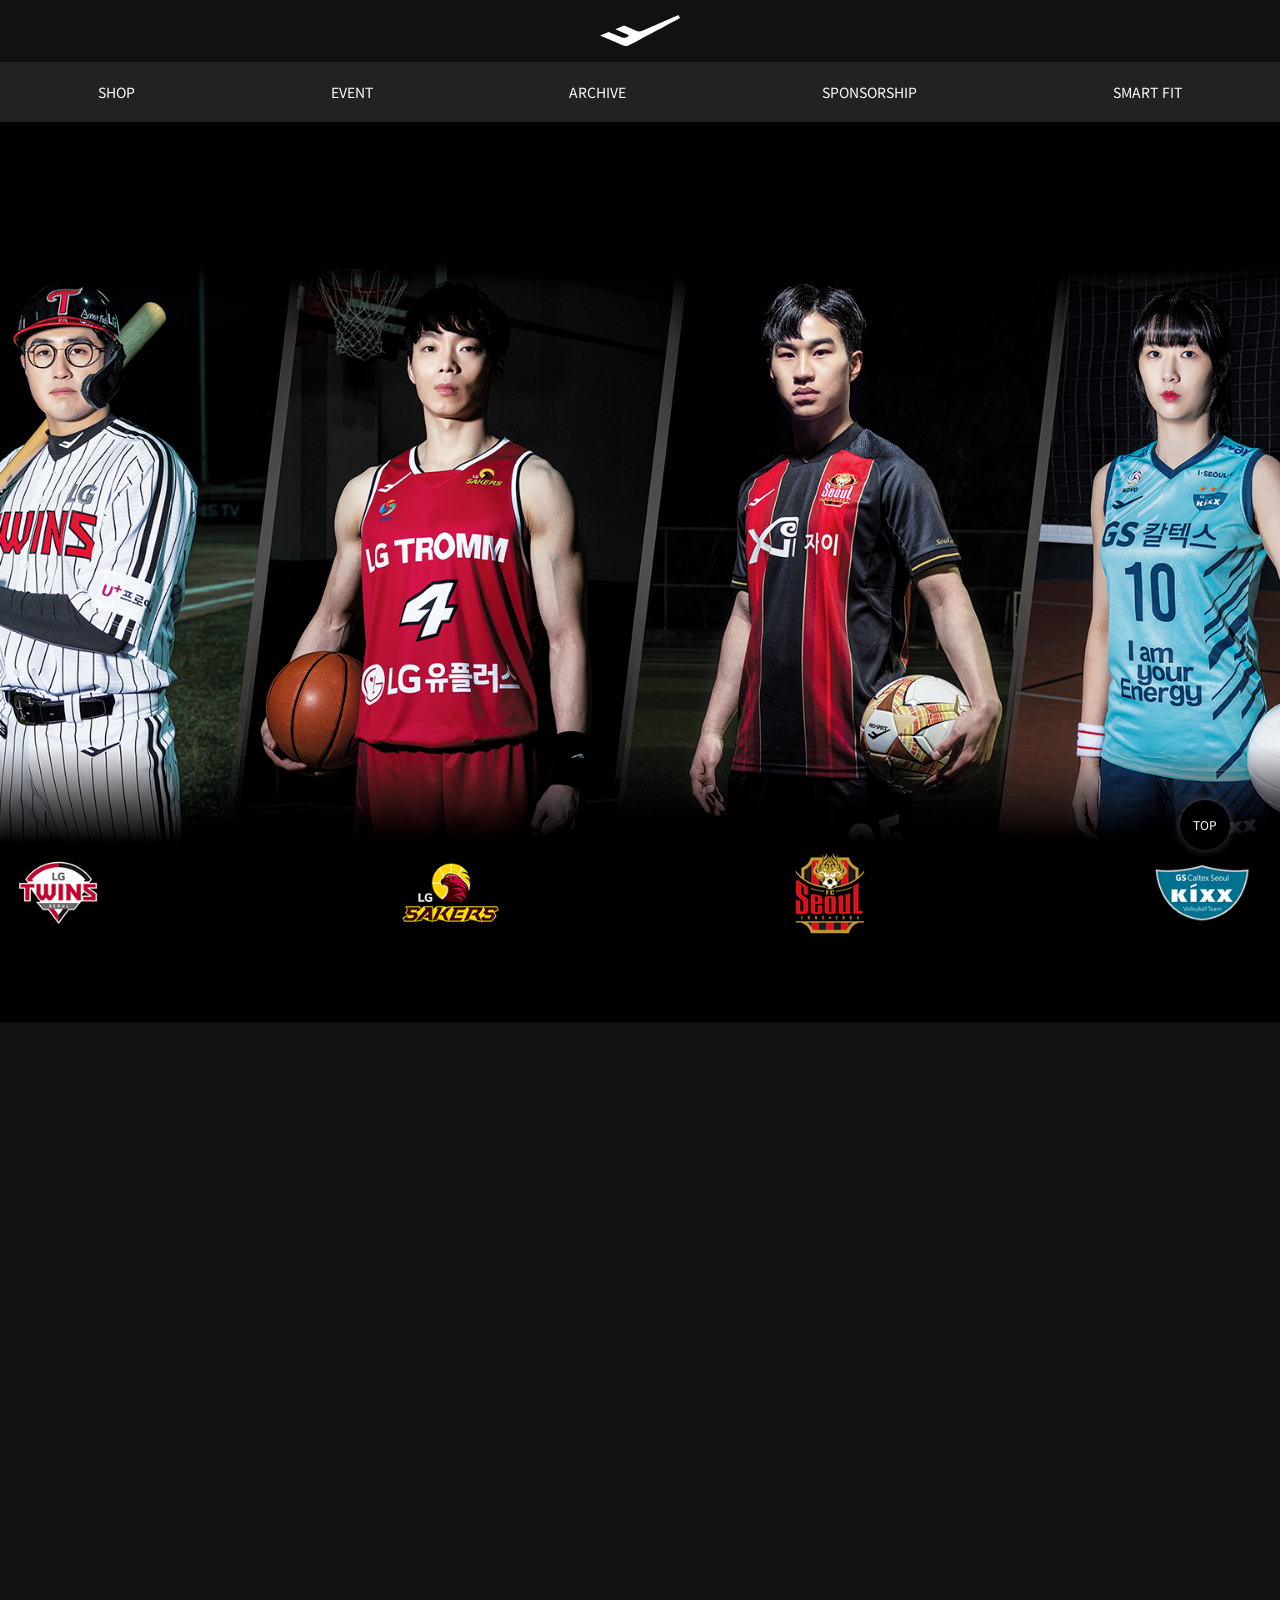
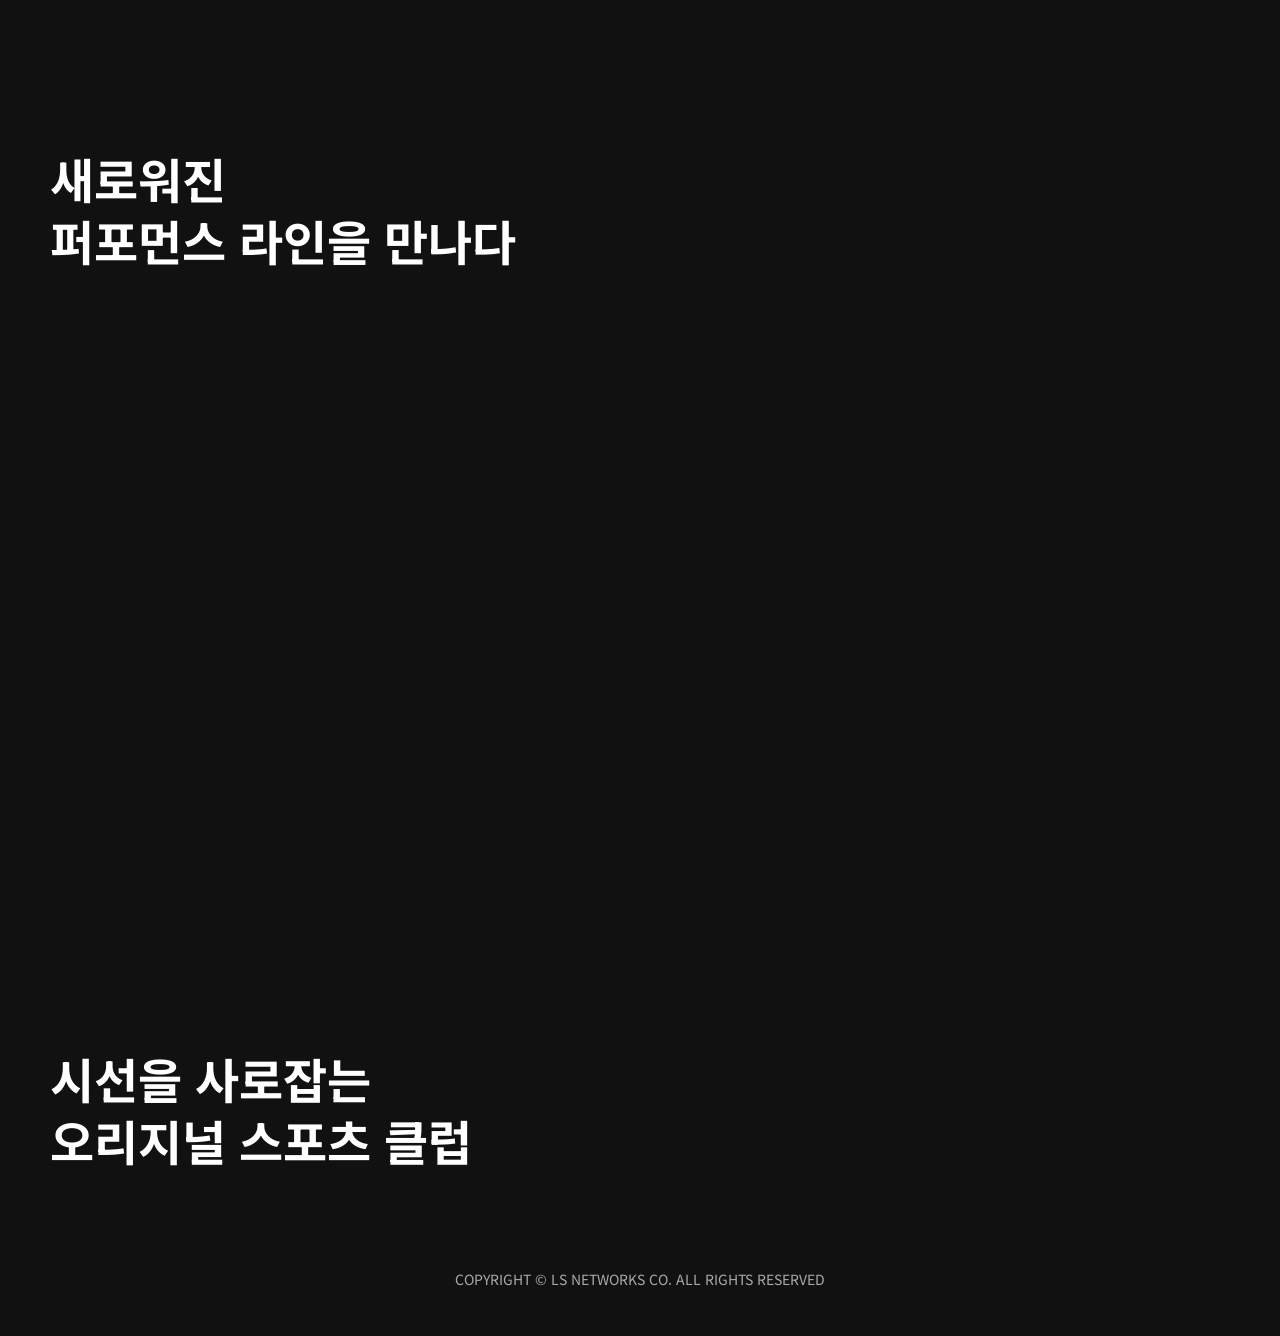
<file: 01-prospecs/index.html>
<!DOCTYPE html>
<html lang="ko">
<head>
    <meta charset="UTF-8">
    <meta http-equiv="X-UA-Compatible" content="IE=edge">
    <meta name="viewport" content="width=device-width, initial-scale=1.0">
    <title>프로스펙스</title>
    <link rel="shortcut icon" href="./images/logo.svg" type="image/x-icon">
    <link rel="stylesheet" href="reset.css">
    <style>
        body, html {
            background-color:#111;
        scroll-behavior:smooth;}
        /* Firefox */
        html {scrollbar-width: 10px;;scrollbar-color: #222 #e73b3b;}
        /* Opera */
        html::-o-scrollbar {width: 10px;}
        html::-o-scrollbar-thumb {background-color: #222;border-radius: 5px;}
        /* Chrome, Safari, Edge 등 웹킷 기반 브라우저 */
        ::-webkit-scrollbar {width: 10px;}
        ::-webkit-scrollbar-track {box-shadow: inset 0 0 5px rgba(0, 0, 0, 0.3);}
        ::-webkit-scrollbar-thumb {background-color: #222;border-radius: 5px;}
        #top_btn {
            width:50px; line-height:50px; display:block; font-size:0.75rem;
            border-radius:50%; text-align:center;
            position:fixed; right:50px; bottom:50px; z-index:999;
            background:#000; color:#fff;
            box-shadow:0 0 10px rgba(255,255,255,0.25);
        }
        /* 헤더, 메인, 푸터, 내비를 그룹으로 묶어서 최소너비제한 설정, 1000px 이하로 작아지지 않게함 */
        header,main,footer,nav {min-width:1000px;}
        /* 헤더 텍스트정렬:센터, 패딩 상하 15px */
        header {text-align:center; padding:15px 0;}
        header img {width:80px;}
        nav {
            width:100%; margin:0 auto; background:#222;
            display:flex; justify-content:space-around; 
            /* --------------------------스크롤 내릴 시 내비 고정 */
            position:sticky; top:0; z-index:999;
        }
        nav a {position:relative; display:inline-block; line-height:60px; padding:0 20px; color:#fff; font-size:0.875rem;}/* line-height:글자 상하 가운데정렬, 공간만큼 선택됨 */
        nav a::after {/* a의 마지막 자식 위치에 가상요소 생성(크기와 면형태의 자유로운 구조) */display:block;/* after 디자인 시 보이기 위해 블록설정 */
        position:absolute; content:''; background:#e73b3b; width:100%; height:1px; bottom:1px; left:0; display:none;
    }/* after 디자인 후 마우스 올리기 전 보이면 안되므로 숨기기 처리 */
        nav a:hover {color:#e73b3b;}/* a에 올렸을 때 글자 색상 */
        nav a:hover::after {display:block;}/* a에 올렸을 때 가상요소 보이기, 위 none으로 숨긴걸 다시 보이기 위해 원래 디자인값 block으로 되돌림 */
        main {}
        main section {
            height:100vh;/* vh 뷰포트 높이(뷰포트 = 사용자가 보는 화면 높이 */
            background-size:cover;
            background-position:center;
            position:relative;
            /* 모든 section태그에 배경크기, 배경위치 동일값 */
        }
        /* 개별 section을 선택해서 배경이미지를 각각 사용 */
        main section:nth-child(1) {background-image:url(images/optimize1.png);}
        main section:nth-child(2) {
            /* ----------------스크롤 움직일 때 배경이미지 고정 */
            background-attachment:fixed;
            background-image:url(https://images.unsplash.com/photo-1566932769119-7a1fb6d7ce23?q=80&w=1470&auto=format&fit=crop&ixlib=rb-4.1.0&ixid=M3wxMjA3fDB8MHxwaG90by1wYWdlfHx8fGVufDB8fHx8fA%3D%3D);
        }
        main section:nth-child(3) {background-image:url(https://images.unsplash.com/photo-1461896836934-ffe607ba8211?q=80&w=1470&auto=format&fit=crop&ixlib=rb-4.1.0&ixid=M3wxMjA3fDB8MHxwaG90by1wYWdlfHx8fGVufDB8fHx8fA%3D%3D);}
        main section h2 {/* absolute 사용된 이유 : 부모높이vh에 들어간 값에 의해 부모길이가 매변 달라질때 글자를 항상 왼쪽 아래 두기 위해서 */
            position:absolute; left:50px; bottom:50px;
            font-size:3rem; font-weight:700; line-height:1.3; color:#fff;
        }
        footer {font-size:0.875rem; color:#aaa; text-align:center; padding:50px 0;}
    </style>
</head>
<body>
    <a href="#line" id="top_btn">TOP</a>
    <!-- 위 top버튼(CTA) 클릭 시 section 2번 위치로 이동하기 -->
    <header>
        <h1><img src="images/logo.svg" alt="프로스펙스"></h1>
    </header>
    <nav>
        <a href="#hero_bnr">SHOP</a>
        <a href="#sports_club">EVENT</a>
        <a href="#">ARCHIVE</a>
        <a href="#">SPONSORSHIP</a>
        <a href="#">SMART FIT</a>
    </nav>
    <main>
        <section id="hero_bnr"></section>
        <section id="line"><h2>새로워진<br>퍼포먼스 라인을 만나다</h2></section>
        <section id="sports_club"><h2>시선을 사로잡는<br>오리지널 스포츠 클럽</h2></section>
    </main>
    <footer>COPYRIGHT &copy; LS NETWORKS CO. ALL RIGHTS RESERVED
    </footer>
</body>
</html>
</file>
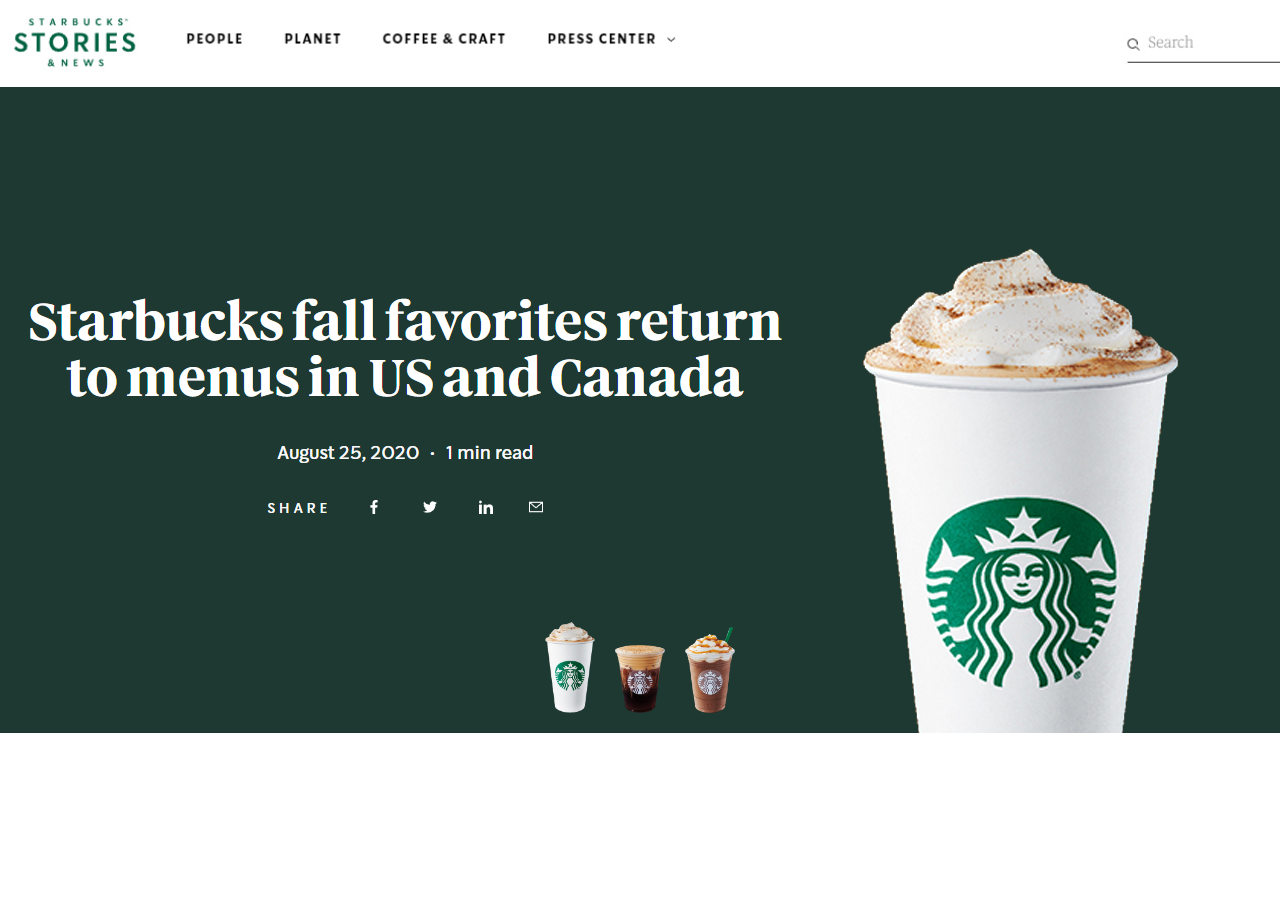
<file: 02-starbucks-hero/index.html>
<!DOCTYPE html>
<html lang="ko">
<head>
    <meta charset="UTF-8">
    <meta http-equiv="X-UA-Compatible" content="IE=edge">
    <meta name="viewport" content="width=device-width, initial-scale=1.0">
    <title>스타벅스 코리아</title>
    <link rel="stylesheet" href="reset.css">
    <style>
        header, #v_c {width:1400px; margin:0 auto;}
        header img {width:100%;}
        #visual {
            background:#1e3932; padding:200px 0;
            position:relative; overflow:hidden;
        }
        #v_img {
            position:absolute; right:100px; bottom:-100px;
        }
        #v_btn {
            position:absolute; left:0; bottom:20px; width:100%;
            display:flex; justify-content: center;
        }
        #v_btn a {
            width:50px; margin:0 10px; 
            display:flex; align-items:flex-end;
            
        }
        #v_btn a:hover img {transform: translateY(-30px);}
        #v_btn a img {
            width:100%;
        transition:transform 0.3s ease-in-out;
    }
    </style>
    <script>
        window.onload=function(){

            

        }//e:onload
    </script>
</head>
<body>
    <div id="wrap">
        <header><img src="coffee_images/starbucks_header.jpg" alt=""></header>
    </div>
    <div id="visual">
        <div id="v_c">
            <img src="coffee_images/starbucks_title.jpg" alt="">
        </div>
        <div id="v_img">
            <img src="coffee_images/starbucks1.png" alt="" id="starbucks_img">
        </div>
        <div id="v_btn">
            <a href="#"><img src="coffee_images/starbucks1.png" alt=""></a>
            <a href="#"><img src="coffee_images/starbucks2.png" alt=""></a>
            <a href="#"><img src="coffee_images/starbucks3.png" alt=""></a>
        </div>
    </div>
</body>
</html>
</file>
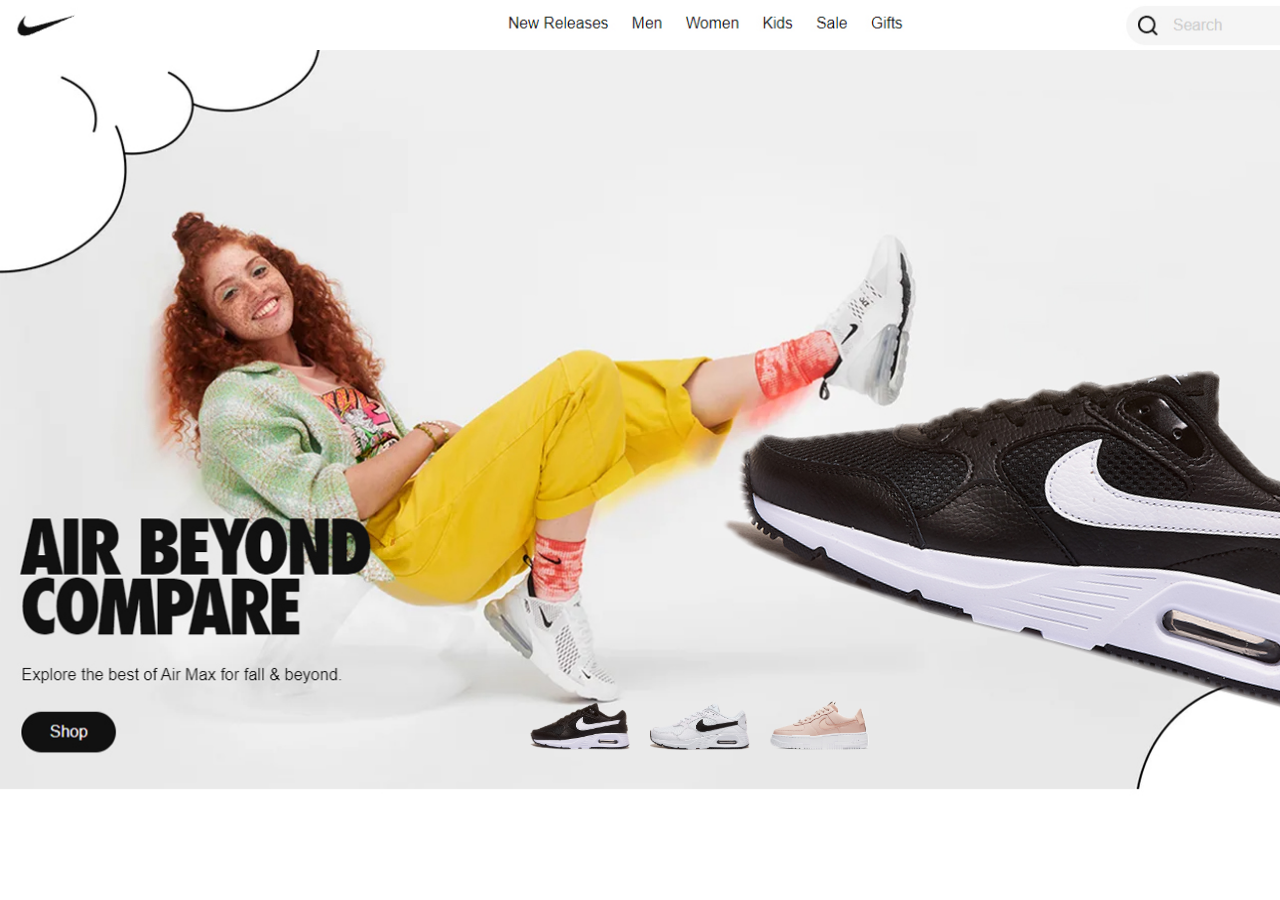
<file: 03-nike/index.html>
<!DOCTYPE html>
<html lang="ko">
<head>
    <meta charset="UTF-8">
    <meta http-equiv="X-UA-Compatible" content="IE=edge">
    <meta name="viewport" content="width=device-width, initial-scale=1.0">
    <title>나이키</title>
    <link rel="stylesheet" href="reset.css">
    <style>
        header, #v_c {width:1400px; margin:0 auto;}
        header img {width:100%;}
        #visual {
            background:url(images/nike_bg.jpg) no-repeat center; 
            width: 1400px; height: 750px; margin:0 auto;
            background-size: auto 100%;
            position:relative; overflow:hidden;
        }
        #v_img {
            position: absolute;
            right: 0px;
            bottom: 150px;
            
            transform: rotate(15deg);
        }
        #v_btn {
            position:absolute; left:0; bottom:50px; width:100%;
            display:flex; justify-content: center;
        }
        #v_btn a {
            width:100px; margin:0 10px; 
            display:flex; align-items:flex-end;
        }
        #v_btn a img {
            width:100%;
            transform-origin:right bottom;/* 중심축 변경 */
            transition:transform 0.3s;
        }
        #v_btn a:hover img {transform:rotate(15deg);}
    </style>
    <script>
        window.onload=function(){

            

        }//e:onload
    </script>
</head>
<body>
    <div id="wrap">
        <header><img src="images/nike_header.jpg" alt=""></header>
    </div>
    <div id="visual">
        <div id="v_img">
            <img src="images/nike1.png" alt="" id="nike_img">
        </div>
        <div id="v_btn">
            <a href="#"><img src="images/nike1.png" alt=""></a>
            <a href="#"><img src="images/nike2.png" alt=""></a>
            <a href="#"><img src="images/nike3.png" alt=""></a>
        </div>
    </div>
</body>
</html>
</file>
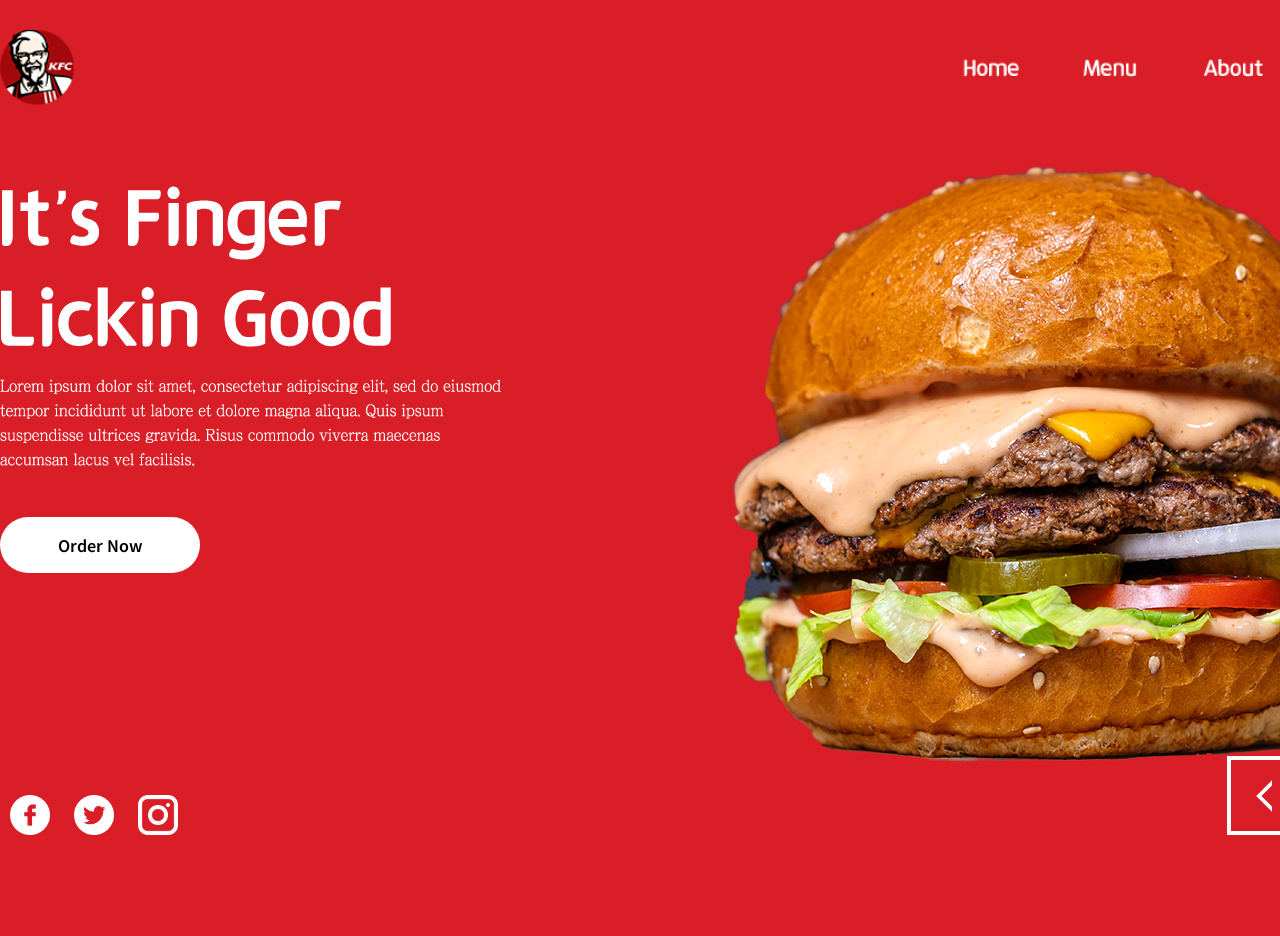
<file: 04-kfc/index.html>
<!DOCTYPE html>
<html lang="ko">
<head>
    <meta charset="UTF-8">
    <meta http-equiv="X-UA-Compatible" content="IE=edge">
    <meta name="viewport" content="width=device-width, initial-scale=1.0">
    <title>KFC</title>
    <link rel="stylesheet" href="reset.css">
    <style>
        body, html {background:#da1e27;}
        header, main {width:1400px; margin:0 auto;}
        header {padding:30px 0;}
        header img {width:100%;}
        main {height:800px; position:relative; display:flex; justify-content:space-between; padding:50px 0 0;}
        main .txt #order {
            background:#fff; border-radius:50px; text-align:center; padding:20px 0;
            display:inline-block; margin-top:50px; font-weight:600;
            width:200px; color:#000;
            transition:width 0.3s;
        }

        main .txt #order:hover {
            width:250px; box-shadow:0 rgba();
            color:#da1e27;
        }
        #sns {position:absolute; left:0; bottom:100px;}
        #sns a {
            display:inline-block; width:40px; margin:0 10px;
            position:relative; top:0;
        }
        #sns a img {width:100%;}
        #dynamic #img {transform:translateY(-20px); z-index:40;}
        #dynamic #btn {display:flex; position:absolute;  right:0; bottom:100px;}
        #dynamic #btn a {margin:0 5px;}
        #dynamic #btn a#prev {}
        #dynamic #btn a#next {transform:scaleX(-1);}
    </style>
    <script>
        window.onload=function(){
        // 이전 버튼을 누르면 감자튀김+케찹 이미지 변경
        // 다음 버튼을 누르면 치즈버거 이미지 변경
        const bigImg = document.querySelector ('#big')
        const prevBtn = document.querySelector ('#prev')
        const nextBtn = document.querySelector ('#next')
        console.log (bigImg, prevBtn, nextBtn)

        prevBtn.addEventListener('click', bigImgSrc1);
        function bigImgSrc1(){
            bigImg.src = './images/menu2.png';
        }
        nextBtn.addEventListener('click',bigImgSrc2);
        function bigImgSrc2(){
            bigImg.src='./images/menu3.png';
        }
        }//e:onload
    </script>
</head>
<body>
    <div id="wrap">
        <header><img src="images/kfc_header.png" alt=""></header>
        <main>
            <div class="txt">
                <p><img src="images/sub_title.png" alt=""></p>
                <a href="#" id="order">Order Now</a>
            </div>
            <div id="sns">
                <a href="#"><img src="images/facebook.png" alt=""></a>
                <a href="#"><img src="images/twitter.png" alt=""></a>
                <a href="#"><img src="images/instagram.png" alt=""></a>
            </div>
            <div id="dynamic">
                <div id="img">
                    <img src="images/menu1.png" alt="" id="big">
                </div>
                <div id="btn">
                    <a href="#" id="prev"><img src="images/prev_next.png" alt=""></a>
                    <a href="#" id="next"><img src="images/prev_next.png" alt=""></a>
                </div>
            </div>
        </main>
    </div>
</body>
</html>
</file>
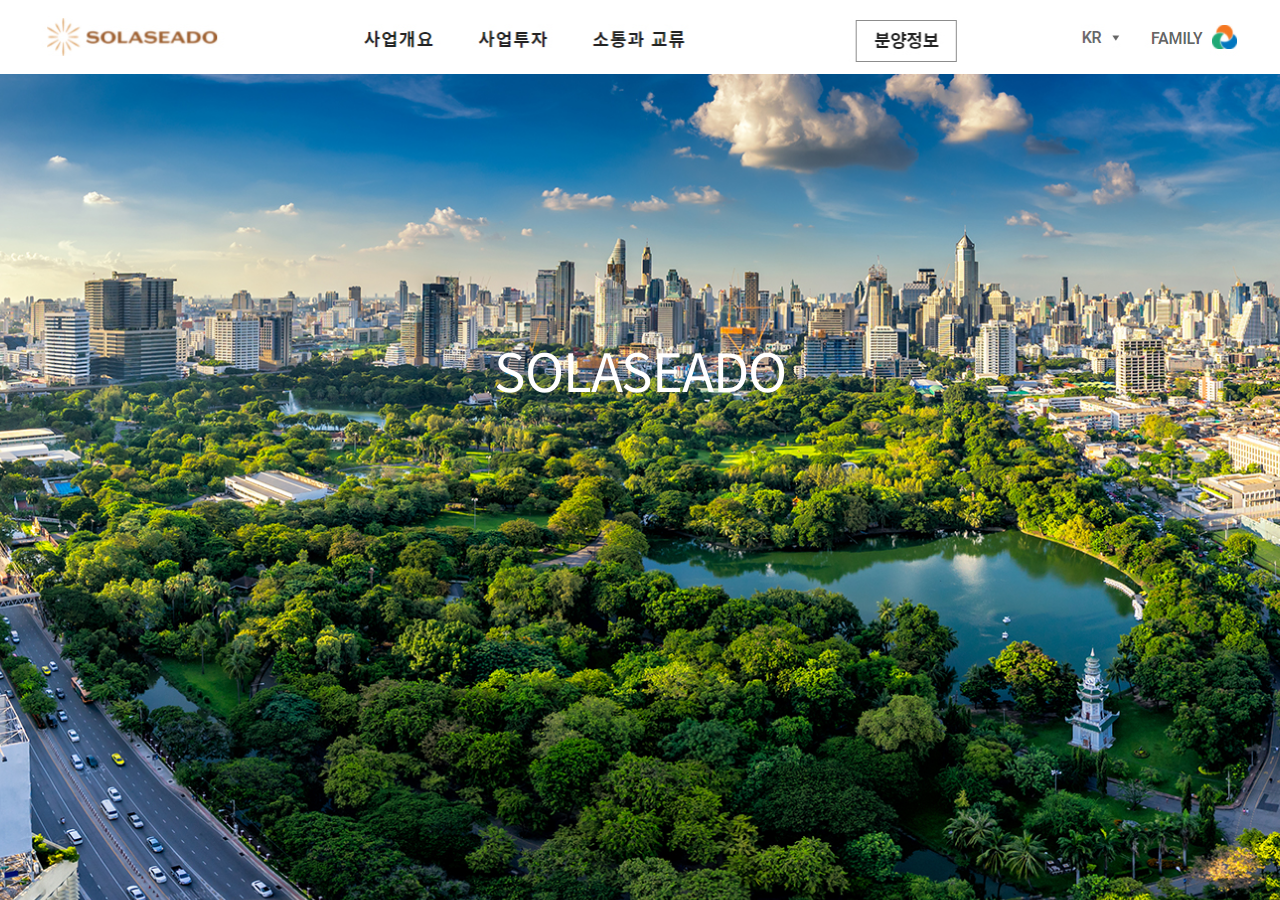
<file: 06-sola/index.html>
<!DOCTYPE html>
<html lang="ko">
<head>
    <meta charset="UTF-8">
    <meta http-equiv="X-UA-Compatible" content="IE=edge">
    <meta name="viewport" content="width=device-width, initial-scale=1.0">
    <title>태양의 도시 솔라시도</title>
    <link rel="stylesheet" href="reset.css">
    <style>
        body, html {
            font-family:'Noto Serif KR', serif;
            width:100%; height:100%; overflow:hidden;
        }
        /* design */
        .h_bg {background:#fff; position:fixed; left:0; top:0; width:100%; z-index:999;}
        .h_bg header {width:1200px; margin:0 auto;}
        .h_bg header img {width:100%;}
        .slide_wrap {max-width:1920px;}
        .slide_wrap .slide_c {position:relative;}
        .slide_wrap .slide_c .slide {
            position:absolute; left:0; top:0;
            width:100%; height:100vh;
            background-position:center;
            opacity:0; transition:opacity 0.5s;
        }
        .slide_wrap .slide_c .slide1 {
            background-image:url(images/bg1.jpg); opacity:1;
            background-size:auto 120%;/* 기본값 권장 */
            animation:bgAni 3s infinite alternate;
        }
        .slide_wrap .slide_c .slide2 {background-image:url(images/bg2.jpg);}
        .slide_wrap .slide_c .slide3 {background-image:url(images/bg3.jpg);}
        .slide_wrap .slide_c .slide p {
            text-align:center; color:#fff;
            letter-spacing:-1px;
            position:relative; 
            top:400px; font-size:3rem; opacity:0;/* 애니메이션 기준값 */
            animation:txtAni 1.2s linear both;
        }
        /* class */
        
        /* animation */
        @keyframes bgAni {
            0% {transform:scale(1);}
            100% {transform:scale(1.1);}
        }
        /* @keyframes txtAni {
            0% {top:400px; opacity:0; font-size:3rem;}
            100% {top:300px; opacity:1; font-size:3.5rem;}
        } */
        @keyframes txtAni {
            0% {transform:scale(1) translateY(0); opacity:0;}
            100% {transform:scale(1.1) translateY(-50px); opacity:1;}
        }
        </style>
    <script>
        window.onload=function(){

            

        }//e:onload
    </script>
</head>
<body>
    <div class="h_bg">
        <header>
            <img src="images/header.jpg" alt="">
        </header>
    </div>
    <div class="slide_wrap">
        <div class="slide_c">
            <div class="slide slide1"><p>SOLASEADO</p></div>
            <div class="slide slide2"><p>햇빛과 함께 행복을 꿈꾸는,</p></div>
            <div class="slide slide3"><p>솔라시도의 도전이 시작됩니다.</p></div>
        </div>
    </div>
</body>
</html>
</file>
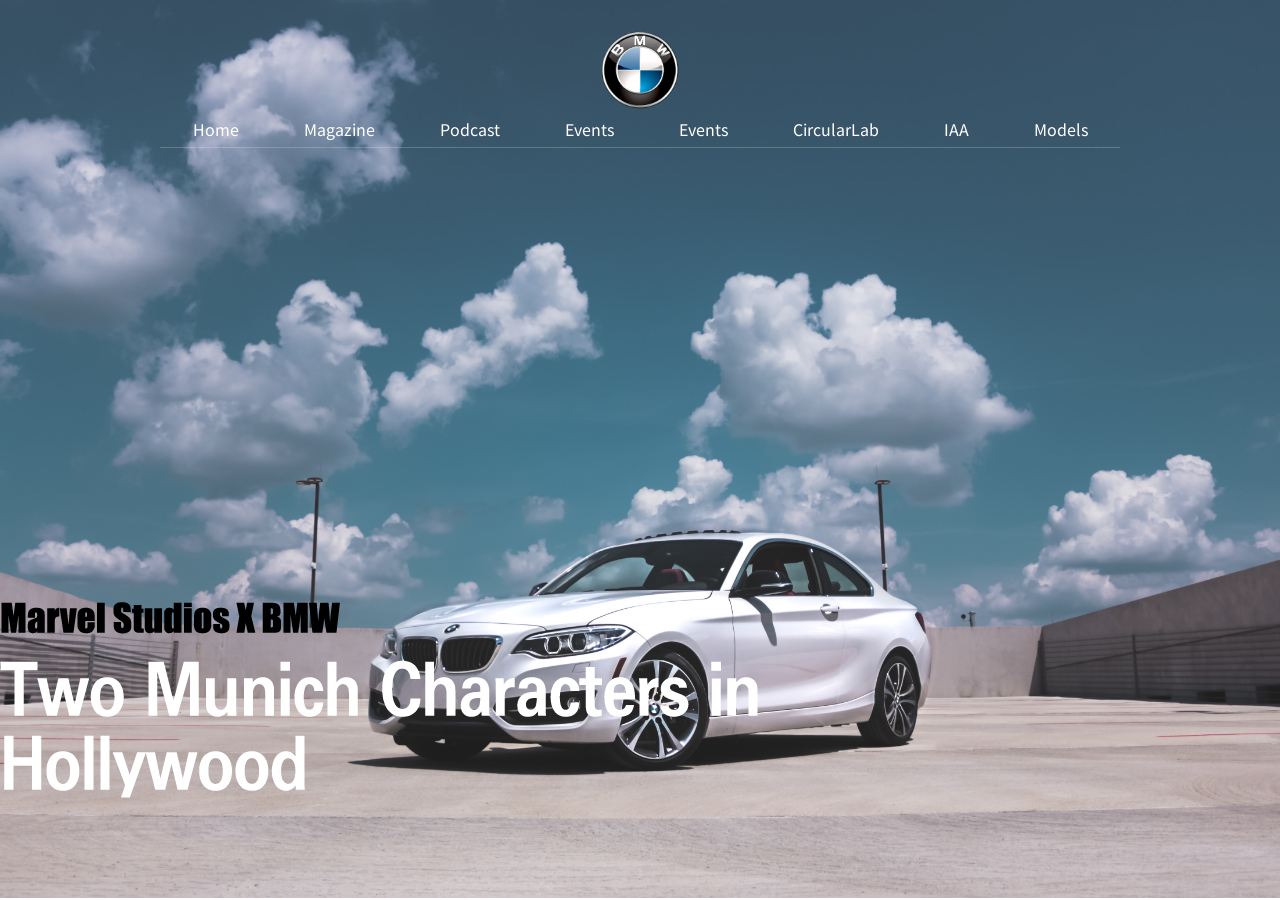
<file: 08-bmw/index.html>
<!DOCTYPE html>
<html lang="ko">
<head>
    <meta charset="UTF-8">
    <meta http-equiv="X-UA-Compatible" content="IE=edge">
    <meta name="viewport" content="width=device-width, initial-scale=1.0">
    <title>BMW 코리아</title>
    <link rel="stylesheet" href="reset.css">
    <style>
        #wrap {
            width:100%; /* height:100vh; */
            background:url(images/bmw_bg.jpg);
            background-size:cover;
            background-position:center 70%;
            position:relative;
        }
        header {
            width:1200px; margin:0 auto; padding:30px 0;
        }
        header h1 {width:80px; margin:0 auto;}
        header h1 img {width:100%;}
        header nav {
            border-bottom:1px solid rgba(255,255,255,0.2);
            width:80%; margin:0 auto; display:flex; justify-content:space-around;
        }
        header nav a {
            color:white;
            padding:10px 0;
            position:relative;
            /* border-bottom:1px solid white; */
            /* border는 단순 시각적인 밑줄 디자인일뿐, 애니메이션&개별크기 동작불가 */
            }
        header nav a::after {
            content:''; display:block;
            width:100%; height:1px; background:#cae4ff;
            position:absolute; bottom:-1px;
            /* 중심축 특징으로 애니메이션 적용할 땐 항상 transform 속성 사용하기 */
            /* 크기(scale) 이동(translate) 회전(rotate) 기울기(skew) */
            transform:scaleX(0);/* 중심 기준으로 x축 크기 0 설정 (처음 숨기기) */
            transition:scaleX 1s;
        }
        /* hover 선택자 */
        header nav a:hover::after {transform:scaleX(1);}/* 1=100% */
        /* transform은 변형(크기, 이동, 회전, 기울기)속성일뿐 애니메이션 속성이 아님 */
        /* 사용자 이벤트와 함께 변경되는 CSS속성 애니메이션은 transition */
        /* 이벤트와 관계없이 자동 실행되는 CSS속성 애니메이션은 keyframes, animation */

        main {position:relative; width:1400px; height:80vh; margin:0 auto;}
        main img {
            position:absolute; left:0; bottom:100px;
        }

    </style>
    <script>
        window.onload=function(){

        }//e:onload
    </script>
</head>
<body>
    <div id="wrap">
        <header>
            <h1><img src="images/bmw_logo.png" alt=""></h1>
            <nav>
                <a href="#">Home</a>
                <a href="#">Magazine</a>
                <a href="#">Podcast</a>
                <a href="#">Events</a>
                <a href="#">Events</a>
                <a href="#">CircularLab</a>
                <a href="#">IAA</a>
                <a href="#">Models</a>
            </nav>
        </header>
        <main>
            <img src="images/sub_title.png" alt="">
        </main>
    </div>
</body>
</html>
</file>
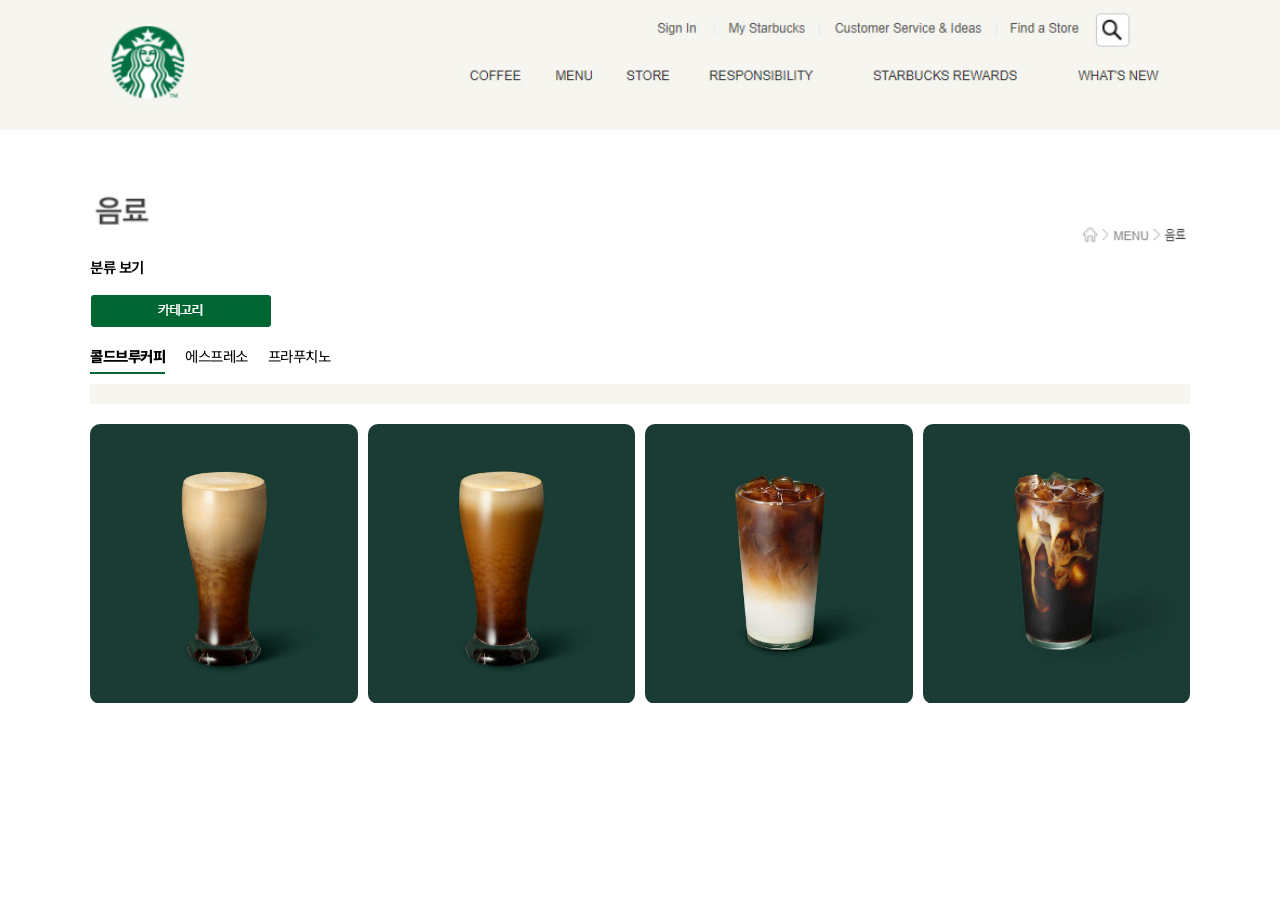
<file: 09-starbucks_details/index.html>
<!DOCTYPE html>
<html lang="ko">
<head>
    <meta charset="UTF-8">
    <meta http-equiv="X-UA-Compatible" content="IE=edge">
    <meta name="viewport" content="width=device-width, initial-scale=1.0">
    <title>음료 | 스타벅스 코리아</title>
    <link rel="stylesheet" href="reset.css">
    <style>
        /* design */
        #h_bg {background:#f6f5ef;}
        #h_bg header {width:1100px; margin:0 auto; padding:10px 0;}
        #h_bg header img {width:100%;}
        /* 메인 */
        main {width:1100px; margin:50px auto 0;}
        main .title img {width:100%;}
        main .sub_title {padding:0 0 20px; font-size:0.91rem; font-weight:600; letter-spacing:-0.5px;}
        /* 콜드브루~프라푸치노 카테고리메뉴  */
        main .category_menu {
            display:flex; justify-content:flex-start;
            padding:20px 0;
        }
        main .category_menu a {position:relative; font-size:0.91rem; letter-spacing:-0.5px;}
        main .category_menu a:nth-child(even) {margin:0 20px;}
        /* 커피메뉴리스트 */
        #menu_title {
            margin-bottom:20px; padding:10px;
            background: #f6f5ef; font-size:0.875rem; letter-spacing:-1px;
            display:flex; align-items:center;
        }
        #menu_title span {font-weight:800;}
        #menu_title img {padding:0 10px;}
        /* 메뉴내용 */
        .menu_contents {position:relative;}
        .menu_contents .menu {
            display:flex; justify-content:space-between;
            /* (위) .menu>a*4 옆으로(row(기본값)) 양쪽끝(s-b)으로 정렬 속성 */
            position:absolute; left:0; top:0;
            /* (위) .menu_contents 부모기준 형제(menu*3)와 겹치는 정렬 */
            display:none;/* 모두 숨기기 */
        }
        .menu_contents .menu1 {display:flex;}/* menu2 별도로 flex설정으로 보이기 */
        .menu_contents .menu a {
            margin-right:10px; overflow:hidden; position:relative;
            border-radius:10px; 
        }
        .menu_contents .menu a:hover .info {opacity:1;}
        .menu_contents .menu a:last-child {margin-right:0}
        .menu_contents .menu a img {width:100%;}
        /* 커피정보 */
        .menu_contents .menu .info {
            background:rgba(0,102,51,0.8); /*#006633 == rgb(0,102,051)*/
            color:#fff;
            width:100%; height:100%;
            position:absolute; left:0; top:0;
            text-align:center;
            /* display:none; */
            opacity:0; transition:opacity 0.4s;
        }
        .menu_contents .menu .info span:first-child {padding-top:40%;}
        .menu_contents .menu .info span {
            color:#fff;
            display:block; font-weight: 600;
            line-height:1.5;
        }
        /* active class + animation */
        .active {font-weight:800;}
        .active::after {
            content:''; display:block;
            width:100%; height:2px; background:#006633;
            position:absolute; bottom:-10px; left:0;
        }
    </style>
    <script>
        window.onload=function(){
            //----------메뉴변수
            const coldbrewMenu = document.querySelector(".category_menu a:nth-child(1)")
            const espressoMenu = document.querySelector(".category_menu a:nth-child(2)")
            const frappuMenu = document.querySelector(".category_menu a:nth-child(3)")
            //----------커피목록변수
            const coldbrewContent = document.querySelector(".menu1")
            const espressoContent = document.querySelector(".menu2")
            const frappuContent = document.querySelector(".menu3")
            console.log(coldbrewMenu, coldbrewContent)
            function allHide() {//모두 숨길때 필요한 호출 함수 생성
                coldbrewContent.style.display = 'none';
                espressoContent.style.display = 'none';
                frappuContent.style.display = 'none';
            }
            //분류 클릭하면 그 메뉴만 보이기
            function coldbrewShow() {//모두 숨기는 함수 호출
                allHide();
                coldbrewContent.style.display = 'flex';
            }
            function espreShow() {//모두 숨기는 함수 호출
                allHide();
                espressoContent.style.display = 'flex';
            }
            function frappuShow() {//모두 숨기는 함수 호출
                allHide();
                frappuContent.style.display = 'flex';
            }
            //--------------객체.이벤트
            coldbrewMenu.addEventListener('click',coldbrewShow)
            espressoMenu.addEventListener('click',espreShow)
            frappuMenu.addEventListener('click',frappuShow)
        }//e:onload
    </script>
</head>
<body>
    <div id="h_bg">
        <header><img src="images/header.jpg" alt=""></header>
    </div>
    <main>
        <div class="title"><img src="images/category.jpg" alt=""></div>
        <div class="sub_title">분류 보기</div>
        <a href="#" class="category"><img src="images/category_title.jpg" alt=""></a>
        <div class="category_menu">
            <a href="#" class="active">콜드브루커피</a>
            <a href="#">에스프레소</a>
            <a href="#">프라푸치노</a>
        </div>
        <div id="menu_title"><!-- javascript --></div>
        <div class="menu_contents">
            <!-- 콜드브루 -->
            <div class="menu menu1">
                <a href="#">
                    <img src="images/menu1-1.jpg" alt="">
                    <span class="info">
                        <span>콜드브루커피</span>
                        <span>50kcal</span>
                    </span>
                </a>
                <a href="#"><img src="images/menu1-2.jpg" alt=""><span class="info"><span>콜드브루커피</span><span>80kcal</span></span></a>
                <a href="#"><img src="images/menu1-3.jpg" alt=""><span class="info"><span>콜드브루커피</span><span>150kcal</span></span></a>
                <a href="#"><img src="images/menu1-4.jpg" alt=""><span class="info"><span>콜드브루커피</span><span>40kcal</span></span></a>
            </div>
            <!-- 에스프레소 -->
            <div class="menu menu2">
                <a href="#">
                    <img src="images/menu2-1.jpg" alt="">
                    <span class="info">
                        <span>에스프레소</span>ts 
                        <span>50kcal</span>
                    </span>
                </a>
                <a href="#"><img src="images/menu2-2.jpg" alt=""><span class="info"><span>에스프레소</span><span>80kcal</span></span></a>
                <a href="#"><img src="images/menu2-3.jpg" alt=""><span class="info"><span>에스프레소</span><span>150kcal</span></span></a>
                <a href="#"><img src="images/menu2-4.jpg" alt=""><span class="info"><span>에스프레소</span><span>40kcal</span></span></a>
            </div>
            <!-- 프라푸치노 -->
            <div class="menu menu3">
                <a href="#">
                    <img src="images/menu3-1.jpg" alt="">
                    <span class="info">
                        <span>프라푸치노</span>
                        <span>50kcal</span>
                    </span>
                </a>
                <a href="#"><img src="images/menu3-2.jpg" alt=""><span class="info"><span>프라푸치노</span><span>80kcal</span></span></a>
                <a href="#"><img src="images/menu3-3.jpg" alt=""><span class="info"><span>프라푸치노</span><span>150kcal</span></span></a>
                <a href="#"><img src="images/menu3-4.jpg" alt=""><span class="info"><span>프라푸치노</span><span>40kcal</span></span></a>
            </div>
        </div>
    </main>
</body>
</html>
</file>
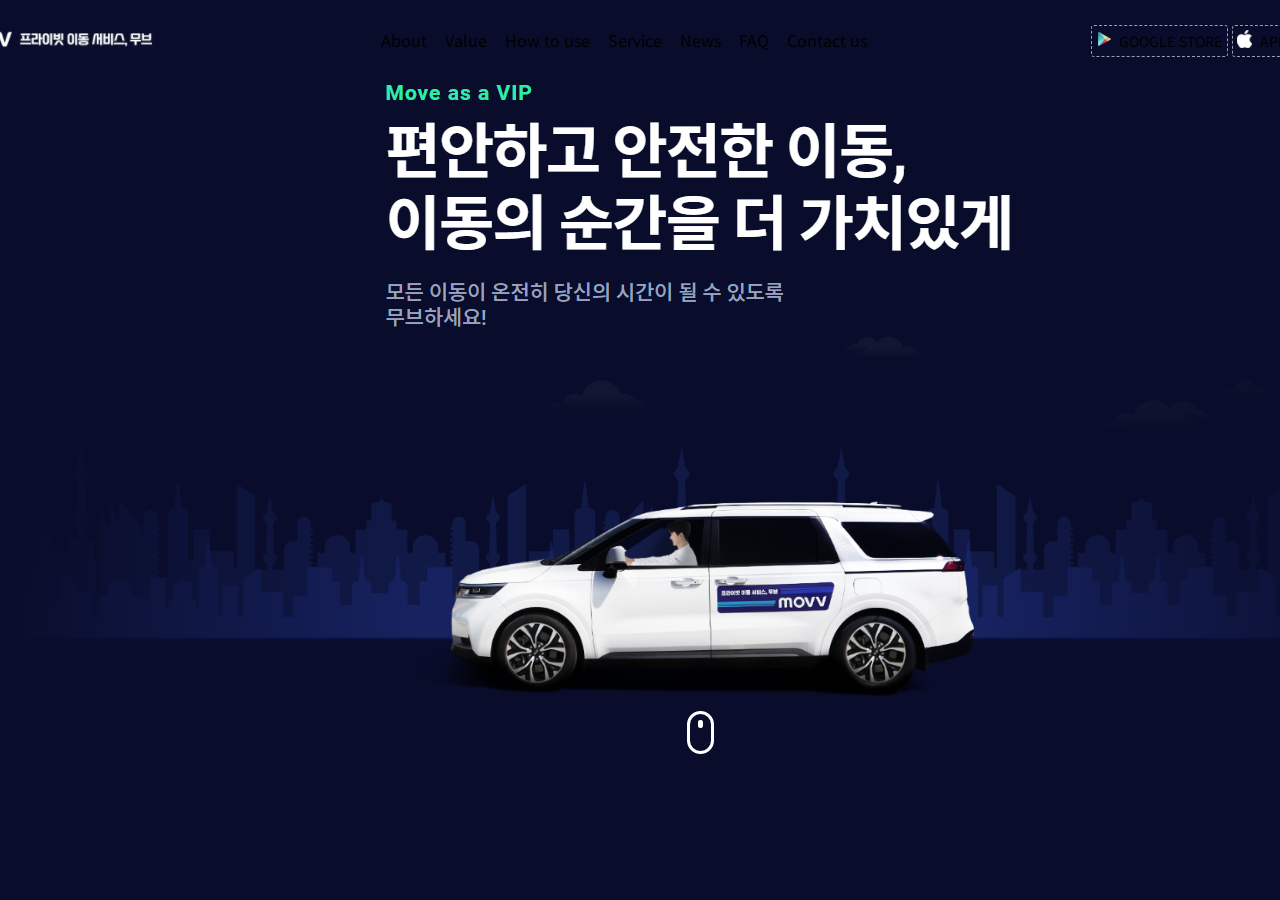
<file: 11-private/index.html>
<!DOCTYPE html>
<html lang="ko">
<head>
    <meta charset="UTF-8">
    <meta http-equiv="X-UA-Compatible" content="IE=edge">
    <meta name="viewport" content="width=device-width, initial-scale=1.0">
    <title>프라이빗 이동 서비스, 무브</title>
    <link rel="stylesheet" href="styles/reset.css">
    <link rel="stylesheet" href="styles/desktop.css">
    <link rel="stylesheet" href="styles/animation.css">
    <script>
        window.onload=function(){

        }//e:onload
    </script>
</head>
<body>
    <!-- rgb(9,13,43) , #1ECC8F-->
    <header>
        <h1><a href="#"><img src="images/logo.jpg" alt="프라이빗 이동 서비스, 무브"></a></h1>
        <nav>
            <a href="#">About</a>
            <a href="#">Value</a>
            <a href="#">How to use</a>
            <a href="#">Service</a>
            <a href="#">News</a>
            <a href="#">FAQ</a>
            <a href="#">Contact us</a>
        </nav>
        <div class="right">
            <a href="#">GOOGLE STORE</a>
            <a href="#">APP STORE</a>
        </div>
        <div class="mobile_nav_icon">
            <a href="#"><img src="images/btn_mobile_menu_w.png" alt=""></a>
        </div>
    </header>
    <main>
        <section class="txt">
            <img src="images/title.jpg" alt="편안하고 안전한 이동..">
        </section>
        <div class="bg_wrap">
            <div class="bg bg1"><!-- <img src="images/bg_cloud.png" alt=""> --></div>
            <div class="bg bg2"><!--<img src="images/bg_city1.png" alt=""> --></div>
            <div class="bg bg3"><!-- <img src="images/bg_city2.png" alt=""> --></div>
        </div>
        <!-- <ul class="car_list">
            <li><em>전세계 운행중인 도시</em><span>11개국 40여개 도시</span></li>
            <li><em>누적 이용고객</em><span>50,000명 이상</span></li>
            <li><em>누적 주행거리</em><span>1,000,000km 이상</span></li>
        </ul> -->
        <div class="car">
            <img src="images/img_car.png" alt="" id="car">
            <img src="images/img_tire.png" alt="" id="left_tire">
            <img src="images/img_tire.png" alt="" id="right_tire">
        </div>
        <div class="scroll">
            <img src="images/scroll.png" alt="">
        </div>
    </main>
</body>
</html>
</file>
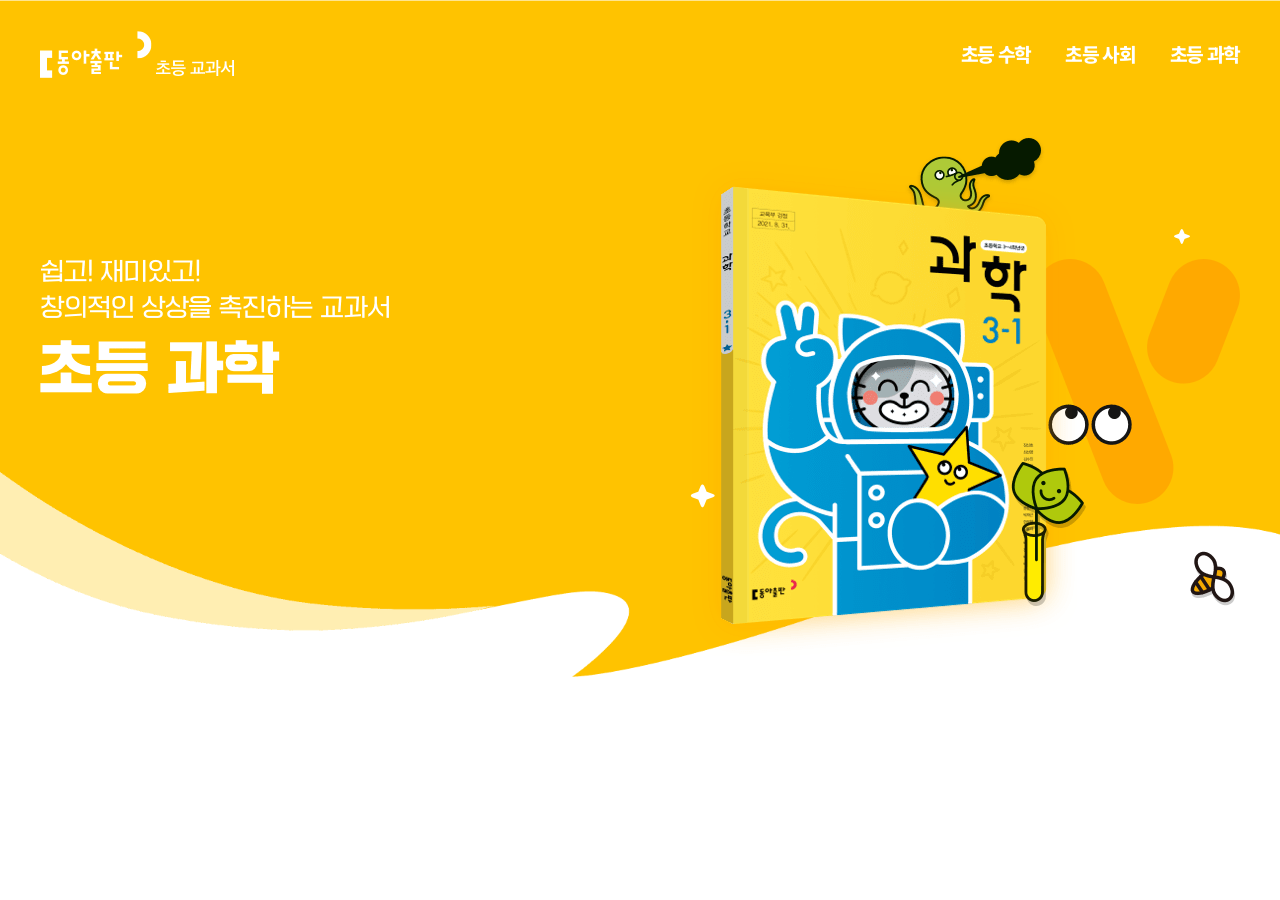
<file: 07-math/do_index.html>
<!DOCTYPE html>
<html lang="ko">
<head>
    <meta charset="UTF-8">
    <meta http-equiv="X-UA-Compatible" content="IE=edge">
    <meta name="viewport" content="width=device-width, initial-scale=1.0">
    <title>새로운 동아출판 초등교과서</title>
    <link rel="stylesheet" href="reset.css">
    <style>
        body {
            background:url(images4/main-bg5.png) no-repeat center top;
            background-size:1920px auto;
        }
        header {
            width:1200px; margin:0 auto; padding:30px 0;
            display:flex; justify-content:space-between; align-items:center;
        }
        header nav a {
            letter-spacing:-1.3px; color:#fff; font-size:1.2rem;
            text-decoration:none; margin-left:30px; font-weight:800;
        }
        /* 메인 */
        main {margin-top:150px; }
        main #visual {
            width:1200px; margin:0 auto; position:relative;
            display:flex; justify-content:space-between;
        }
        main #sub_title {
            display:flex; flex-flow:column wrap;
        }
        main #sub_title span:nth-child(2) {margin:20px 0 50px;}
        
        main #deco {position:relative; width:500px;height:350px; /* border:1px solid red; */}
        main #deco .obj {position:absolute;}
        /* 
        1(주황선) 2(책) 3(문어) 4(벌) 5(꽃병) 6(별1) 7(별2)
        */
        main #deco .obj1 {z-index:9; right:0; animation:rotateAni 1.5s infinite alternate linear;}
        main #deco .obj2 {z-index:10; top:-100px; left:-50px; animation:bookAni 1.5s;}
        main #deco .obj3 {z-index:9; right:190px; top:0; opacity:0; animation:octoAni 0.6s 0.7s both;}
        main #deco .obj4 {z-index:11; right:0; bottom:0; animation:beeAni 2s;}
        main #deco .obj5 {z-index:11; right:150px; bottom:0; animation:rotateAni 1.3s infinite alternate-reverse linear;}
        main #deco .obj6 {z-index:12; left:-50px; bottom:100px; animation:starAni 0.6s infinite alternate;}
        main #deco .obj7 {z-index:12; right:50px; top:-30px; animation:starAni 0.6s infinite alternate-reverse;}
        
        /* 애니메이션 */
        @keyframes rotateAni {
            0% {transform:rotate(0deg);}
            100% {transform:rotate(20deg);}
        }
        @keyframes bookAni {
            0% {transform:translateX(500px);}
            100% {transform:translateX(0px);}
        }
        @keyframes octoAni {
            0% {transform:translateY(0); opacity:0;}
            100% {transform:translateY(-130px); opacity:1;}
        }
        @keyframes beeAni {
            0% {transform:translate(0px, 0px) rotate(0deg);}
            100% {transform:translate(-300px, 120px) rotate(70deg);}
        }
        @keyframes starAni {
            0% {transform:scale(1);}
            100% {transform:scale(1.3);}
        }

    </style>
</head>
<body>
        <header>
            <h1><a href="#"><img src="images4/logo-top.png" alt="동아출판 초등교과서"></a></h1>
            <nav>
                <a href="#">초등 수학</a>
                <a href="#">초등 사회</a>
                <a href="#">초등 과학</a>
            </nav>
        </header>
        <main>
            <div id="visual">
                <div id="sub_title">
                    <span><img src="images4/main-top-banner5-txt1.png" alt="쉽고 재미있고"></span>
                    <span><img src="images4/main-top-banner5-txt2.png" alt="초등 과학"></span>
                    <!--  <div class="loading">
                        <span>01</span>
                        <span class="bar"></span>
                        <span class="btn play"><img src="images4/ico-play.png" alt=""></span>
                        <span class="btn left"><img src="images4/ico-left3.png" alt=""></span>
                        <span class="btn right"><img src="images4/ico-right3.png" alt=""></span>
                    </div> -->
                </div>
                <div id="deco">
                    <span class="obj obj1"><img src="images4/main-top-banner5-obj1.png" alt=""></span>
                    <span class="obj obj2"><img src="images4/main-top-banner5-obj2.png" alt=""></span>
                    <span class="obj obj3"><img src="images4/main-top-banner5-obj3.png" alt=""></span>
                    <span class="obj obj4"><img src="images4/main-top-banner5-obj4.png" alt=""></span>
                    <span class="obj obj5"><img src="images4/main-top-banner5-obj5.png" alt=""></span>
                    <span class="obj obj6"><img src="images4/main-top-banner4-obj6.png" alt=""></span>
                    <span class="obj obj7"><img src="images4/main-top-banner4-obj7.png" alt=""></span>
                </div>
            </div>
        </main>
</body>
</html>
</file>
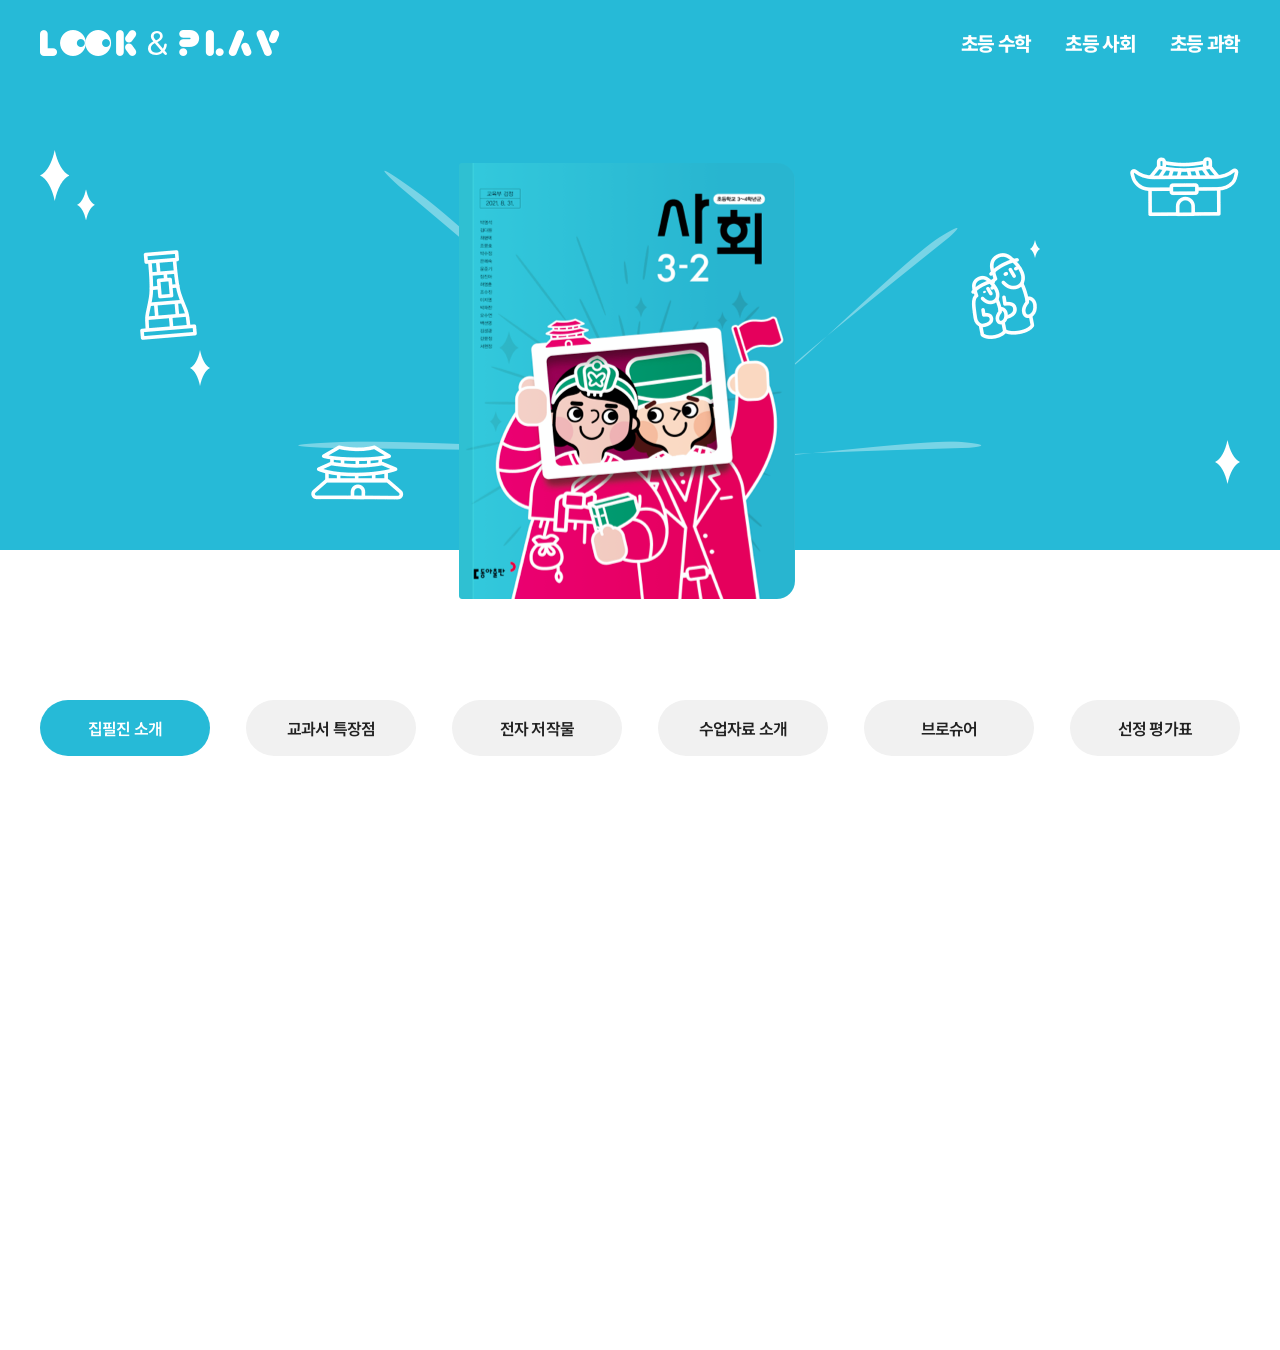
<file: 07-math/look_index.html>
<!DOCTYPE html>
<html lang="ko">
<head>
    <meta charset="UTF-8">
    <meta http-equiv="X-UA-Compatible" content="IE=edge">
    <meta name="viewport" content="width=device-width, initial-scale=1.0">
    <title>새로운 동아출판 초등교과서</title>
    <link rel="stylesheet" href="reset.css">
    <style>
        header {
            z-index:999; 
            position:fixed; left:50%; top:0; width:1200px; margin-left:-600px;
            display:flex; justify-content:space-between; align-items:center;
            padding:30px 0;
        }
        header nav a {
            letter-spacing:-1.3px; color:#fff; font-size:1.2rem;
            text-decoration:none; margin-left:30px; font-weight:800;
        }
        /* 메인 */
        main {height:150vh; }
        main #visual {background:#26bad7; min-width:1200px; margin:0 auto; height:550px; position:relative;}
        main #visual #deco {position:relative; width:1200px; margin:0 auto;}
        main #visual #deco .obj {position:absolute;}

        main #visual #deco .obj1 {
            top:170px; left:50%; margin-left:-342px; animation:rotate 6s linear infinite alternate;
        }
        main #visual #deco .obj2 {
            left:0; top:150px;
        }
        main #visual #deco .obj3 {
            left:100px; top:250px;
            animation:rotate2 3s linear infinite alternate-reverse;
        }
        main #visual #deco .obj4 {
            left:150px; top:350px;
        }
        main #visual #deco .obj5 {
            right:0; top:150px;
            animation:rotate2 3s linear infinite alternate;
        }
        main #visual #deco .obj6 {
            right:200px; top:250px;
            animation:rotate2 3s linear infinite alternate-reverse;
        }
        main #visual #deco .obj7 {
            right:200px; top:240px;
        }
        main #visual #deco .obj8 {
            left:270px; top:440px;
            animation:rotate2 3s linear infinite alternate;
        }
        main #visual #deco .obj9 {
            right:0; top:440px;
            animation:scale 1s infinite alternate ease-in;
        }
        main #visual #deco .obj2, .obj4, .obj7 {animation:scale 1s infinite alternate ease-in;}

        main #book_center {
            position:absolute; 
            left:50%; bottom:-50px; margin-left:-181px;
            display:flex;
        }
        /* 카테고리 */
        main .category {
            display:flex; justify-content:space-between;
            width:1200px; margin:150px auto 0;
        }
        main .category a {
            text-decoration:none; width:170px;
            border-radius:50px; padding:20px 0; letter-spacing:-0.9px; font-weight:600;
            text-align:center; background:#f1f1f1; color:#222;
        }
        main .category a.active {background:#26bad7; color:#fff;}

        /* 애니메이션 */
        @keyframes rotate {
            0% {transform:rotate(-15deg);}
            100% {transform:rotate(15deg);}
        }
        @keyframes rotate2 {
            0% {transform:rotate(0deg);}
            100% {transform:rotate(15deg);}
        }
        @keyframes scale {
            0% {transform:scale(100%);}
            100% {transform:scale(115%);}
        }
    </style>
</head>
<body>
    <header>
        <h1><a href="#"><img src="images3/logo-top-sub.png" alt="LOOK & PLAY"></a></h1>
        <nav>
            <a href="#">초등 수학</a>
            <a href="#">초등 사회</a>
            <a href="#">초등 과학</a>
        </nav>
    </header>
    <main>
        <div id="visual">
            <div id="deco">
                <span class="obj obj1"><img src="images3/sub-top-obj1.png" alt=""></span>
                <span class="obj obj2"><img src="images3/sub3-top-obj1.png" alt=""></span>
                <span class="obj obj3"><img src="images3/sub3-top-obj2.png" alt=""></span>
                <span class="obj obj4"><img src="images3/sub3-top-obj3.png" alt=""></span>
                <span class="obj obj5"><img src="images3/sub3-top-obj4.png" alt=""></span>
                <span class="obj obj6"><img src="images3/sub3-top-obj5.png" alt=""></span>
                <span class="obj obj7"><img src="images3/sub3-top-obj6.png" alt=""></span>
                <span class="obj obj8"><img src="images3/sub3-top-obj7.png" alt=""></span>
                <span class="obj obj9"><img src="images3/sub3-top-obj8.png" alt=""></span>
            </div>
            <div id="book_center">
                <!-- <span><img src="images3/society-1-3-2-left.png" alt=""></span> -->
                <span><img src="images3/society-1-3-2.png" alt=""></span>
            </div>
        </div>
        <div class="category">
            <a href="#" class="active">집필진 소개</a>
            <a href="#">교과서 특장점</a>
            <a href="#">전자 저작물</a>
            <a href="#">수업자료 소개</a>
            <a href="#">브로슈어</a>
            <a href="#">선정 평가표</a>
        </div>
    </main>
</body>
</html>
</file>
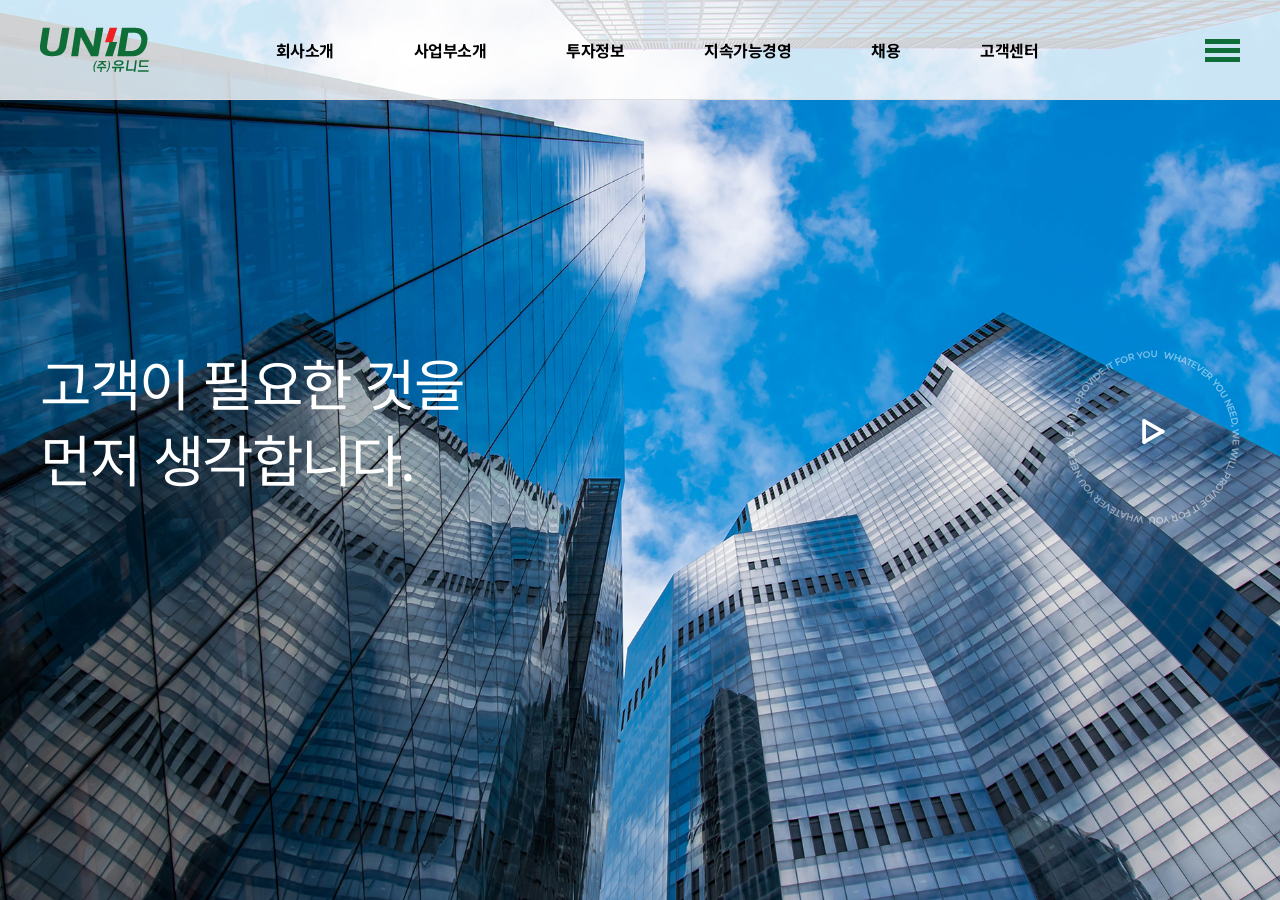
<file: 07-math/unid_index.html>
<!-- 1025-unid-index.html -->
<!DOCTYPE html>
<html lang="ko">
<head>
    <meta charset="UTF-8">
    <meta http-equiv="X-UA-Compatible" content="IE=edge">
    <meta name="viewport" content="width=device-width, initial-scale=1.0">
    <title>(주)유니드</title>
    <link rel="stylesheet" href="reset.css">
    <style>
        /* #0f6e38 , w1200px*/
        /* header */
        #h_bg {
            background:rgba(255,255,255,0.8);
            position:fixed; left:0; top:0; z-index:999; width:100%;
            animation:top_ani 0.5s ease both;
        }
        #h_bg header {
            width:1200px; height:100px; margin:0 auto;
            display:flex; justify-content:space-between; align-items:center;
        }
        /* header-nav */
        #h_bg header nav a {letter-spacing:-0.5px;}
        #h_bg header nav .main {display:flex; justify-content:space-between; align-items:center;}
        #h_bg header nav .main > li > a {
            display: block; padding: 0 60px 0 20px; height: 100px;
            font-weight:bold; line-height: 100px;
        }
        /* header-nav-.dep1 */
        #h_bg header nav .main > li > .dep1 {
            position:absolute; width:100%; height:0; transition:height 0.5s;
            background:#fff; padding-left:20px; z-index:800; overflow:hidden;
        }
        #h_bg header nav .main > li > .dep1 > li {}
        #h_bg header nav .main > li > .dep1 > li > a {display:block; padding:20px 0;}
        /* header-nav-.dep2 */
        #h_bg header nav .main > li > .dep1 > li > .dep2 {}
        #h_bg header nav .main > li > .dep1 > li > .dep2 li {}
        #h_bg header nav .main > li > .dep1 > li > .dep2 li a {
            font-size:0.875rem; border-bottom:1px dashed #ddd; color:#888;
            padding:15px 0 15px 20px; display:block;
        }
        #h_bg header nav .main > li > .dep1 a:hover {color:#0f6e38 !important;}
        /* header-nav-nav_bg */
        #h_bg header nav .nav_bg {
            background:#fff; position:absolute; z-index:700; left:0;
            width:100%; height:0; transition:height 0.5s;
            top:99px;
            border-top:1px solid #ddd;
        }
        /* header-all-nav */
        #h_bg header .all_nav {
            width:35px; height:23px;
            display:flex; flex-flow:column nowrap; justify-content:space-between;
        }
        #h_bg header .all_nav span {background:#0f6e38; width:100%; height:5px;}
        /* main */
        main {background:url(images/unid/bg.jpg) center top;background-size:cover; height:100vh;}
        main .center {
            width:1200px; height:100vh; margin: 0 auto;
            display:flex; justify-content: space-between; align-items:center;
        }
        main .center h1 {filter: invert(1); display:flex; flex-flow:column nowrap; justify-content: space-between;}
        main .center h1 span {font-size:3.5rem; letter-spacing:-2.5px; padding:10px 0;}
        main .center h1 span:nth-child(1) {animation:h1Top 1s both;}
        main .center h1 span:nth-child(2) {animation:h1Top 1s 0.4s both;}
        main .center .right {
            position:relative; right:174px; top:-100px;
            animation:txtAppear 2s ease;
        }
        main .center .right span {
            position:absolute; width:174px; height:174px;
        }
        main .center .right span:nth-child(1){animation:txtInfinite 16s infinite linear;}
        main .center .right span:nth-child(2) {text-align:center; line-height:174px;}
        /* animation */
        @keyframes h1Top {
            0% {transform:translateY(0); opacity:0;}
            100% {transform:translateY(-30px); opacity:1;}
        }
        @keyframes txtAppear {
            0% {right:0px; opacity:0;}
            100% {right:174px; opacity:1;}
        }
        @keyframes txtInfinite {
            0% {transform:rotate(0deg);}
            100% {transform:rotate(360deg);}
        }
    </style>
</head>
<body>
    <div id="wrap">
        <div id="h_bg">
            <header>
                <h1><a href="#"><img src="images/unid/logo.png" alt="유니드"></a></h1>
                <nav>
                    <ul class="main"><!--global navigation bar == gnb명도 많이 사용-->
                        <li><a href="#">회사소개</a>
                            <ul class="dep1"><!--서브메뉴의 깊이에 따라 depth처리 ex)dep1, dep2, dep1-1등-->
                                <li><a href="#">회사소개</a></li>
                                <li><a href="#">CEO인사말</a></li>
                                <li><a href="#">연혁</a></li>
                                <li><a href="#">2030 VISION</a></li>
                            </ul>
                        </li>
                        <li><a href="#">사업부소개</a>
                            <ul class="dep1">
                                <li><a href="#">화학사업부(CA)</a>
                                    <ul class="dep2"><!--두번째 서브메뉴 dep2-->
                                        <li><a href="#">수산화칼륨</a></li>
                                        <li><a href="#">탄산칼륨</a></li>
                                        <li><a href="#">염산</a></li>
                                    </ul>
                                </li>
                                <li><a href="#">보드사업부(BT)</a>
                                    <ul class="dep2">
                                        <li><a href="#">MDF</a></li>
                                        <li><a href="#">LPM</a></li>
                                        <li><a href="#">제재목</a></li>
                                        <li><a href="#">GOSSPAN</a></li>
                                        <li><a href="#">ECOPAN</a></li>
                                        <li><a href="#">올고다 마루</a></li>
                                    </ul>
                                </li>
                            </ul>
                        </li>
                        <li><a href="#">투자정보</a>
                            <ul class="dep1">
                                <li><a href="#">경영정보</a></li>
                                <li><a href="#">재무정보</a></li>
                                <li><a href="#">주가정보</a></li>
                                <li><a href="#">공시자료</a></li>
                                <li><a href="#">IR자료실</a></li>
                            </ul>
                        </li>
                        <li><a href="#">지속가능경영</a>
                            <ul class="dep1">
                                <li><a href="#">윤리경영</a></li>
                                <li><a href="#">안전환경경영</a></li>
                                <li><a href="#">사회공헌</a></li>
                            </ul>
                        </li>
                        <li><a href="#">채용</a>
                            <ul class="dep1">
                                <li><a href="#">채용사이트</a></li>
                            </ul>
                        </li>
                        <li><a href="#">고객센터</a>
                            <ul class="dep1">
                                <li><a href="#">뉴스</a></li>
                                <li><a href="#">홍보동영상</a></li>
                            </ul>
                        </li>
                    </ul>
                    <div class="nav_bg"><!--서브배경--></div>
                </nav>
                <a href="#" class="all_nav">
                    <span></span>
                    <span></span>
                    <span></span>
                </a>
            </header>
        </div><!--e:#h_bg-->
        <main>
            <div class="center">
                <h1>
                    <span>고객이 필요한 것을</span>
                    <span>먼저 생각합니다.</span>
                </h1>
                <div class="right">
                    <span><img src="images/unid/play_line_bg_small.png" alt=""></span>
                    <span><img src="images/unid/play_icon.png" alt=""></span>
                </div>
            </div>
        </main>
    </div><!--e:#wrap-->
</body>
</html>
</file>
<file: 11-private/styles/desktop.css>
body, html {background:rgb(9,13,43)}
/* design */
header {
    height:80px; width:1400px; margin:0 auto;
    display:flex; justify-content:space-between;
    align-items:center; z-index:999;
    position:fixed; left:50%; top:0; margin-left:-700px;
}
header nav a {margin:0 7px;}
header .right a {
    position:relative; padding:5px 5px 5px 27px;
    border:1px dashed rgba(255,255,255,0.6); 
    font-size:0.875rem; border-radius:3px;
}
header .right a::before {
    content:''; display:block;
    position:absolute; left:2px; top:3px;
    width:20px; height:20px;
    background-image:url(../images/ic_sp_store.png);
}
header .right a:first-child::before {background-position:0 0;}
header .right a:last-child::before {background-position:-20px 0;}
.mobile_nav_icon {display:none;}
/* main */
main {
    position: relative;
    width: 1400px;
    margin: 0 auto;
    top: 80px;
    text-align: center;
}
main > * {max-width:1400px; margin:0 auto;}
/* 중첩순서 처리 배경(10) 그라디언트(20) 나머지(30) */
main .bg_wrap {position:absolute; z-index:10;}
/* ----------------------(아래)좌우 배경 부드럽게 사라지는 처리 */
main .bg_wrap::before, main .bg_wrap::after {
    display:block; content:''; position:absolute;
    width:30%; height:100%; top:0;
    background:linear-gradient(90deg, rgb(9,13,43), transparent); z-index:99;
}/* 그룹선택자 */
main .bg_wrap::before {left:0;}/* 개별선택자 */
main .bg_wrap::after {right:0; transform:scaleX(-1);}
main .txt, main .car_list, main .car, main .scroll {
    width:1400px; margin:0 auto; position:relative; z-index:30;
}
/* 메인배경 */
main .bg_wrap .bg {width:1400px; margin:0 auto;}
main .bg_wrap .bg1 {
    height:100px; 
    background:url(../images/bg_cloud.png) repeat-x;
    animation:bgPst 60s linear infinite;
}
main .bg_wrap .bg2 {
    height:200px; 
    background:url(../images/bg_city1.png) repeat-x;
    animation:bgPst 40s linear infinite;
}
main .bg_wrap .bg3 {
    height:100px; position:relative; top:-96px;
    background:url(../images/bg_city2.png) repeat-x;
    animation:bgPst 20s linear infinite;
}
/* 메인제목 */
main .txt {}
/* 메인 자동차 위 리스트3 */
/* 메인 자동차 */
main .car {margin-top:150px; text-align:center; width:600px;}
main .car #car {width:100%;}
main .car #left_tire, main .car #right_tire {
    animation:tireRotate 0.8s infinite linear reverse;
    position:absolute; bottom:25px; width:67px;
}
main .car #left_tire {left:102px;}
main .car #right_tire {right:91px;}
</file>
<file: 11-private/styles/animation.css>
/* 자동차 바퀴 애니메이션 */
@keyframes tireRotate {
    0% {transform:rotate(0deg)}
    100% {transform:rotate(360deg)}
}
/* 배경 애니메이션 */
@keyframes bgPst {
    0% {background-position-x:0;}
    0% {background-position-x:1000px;}
}
</file>
